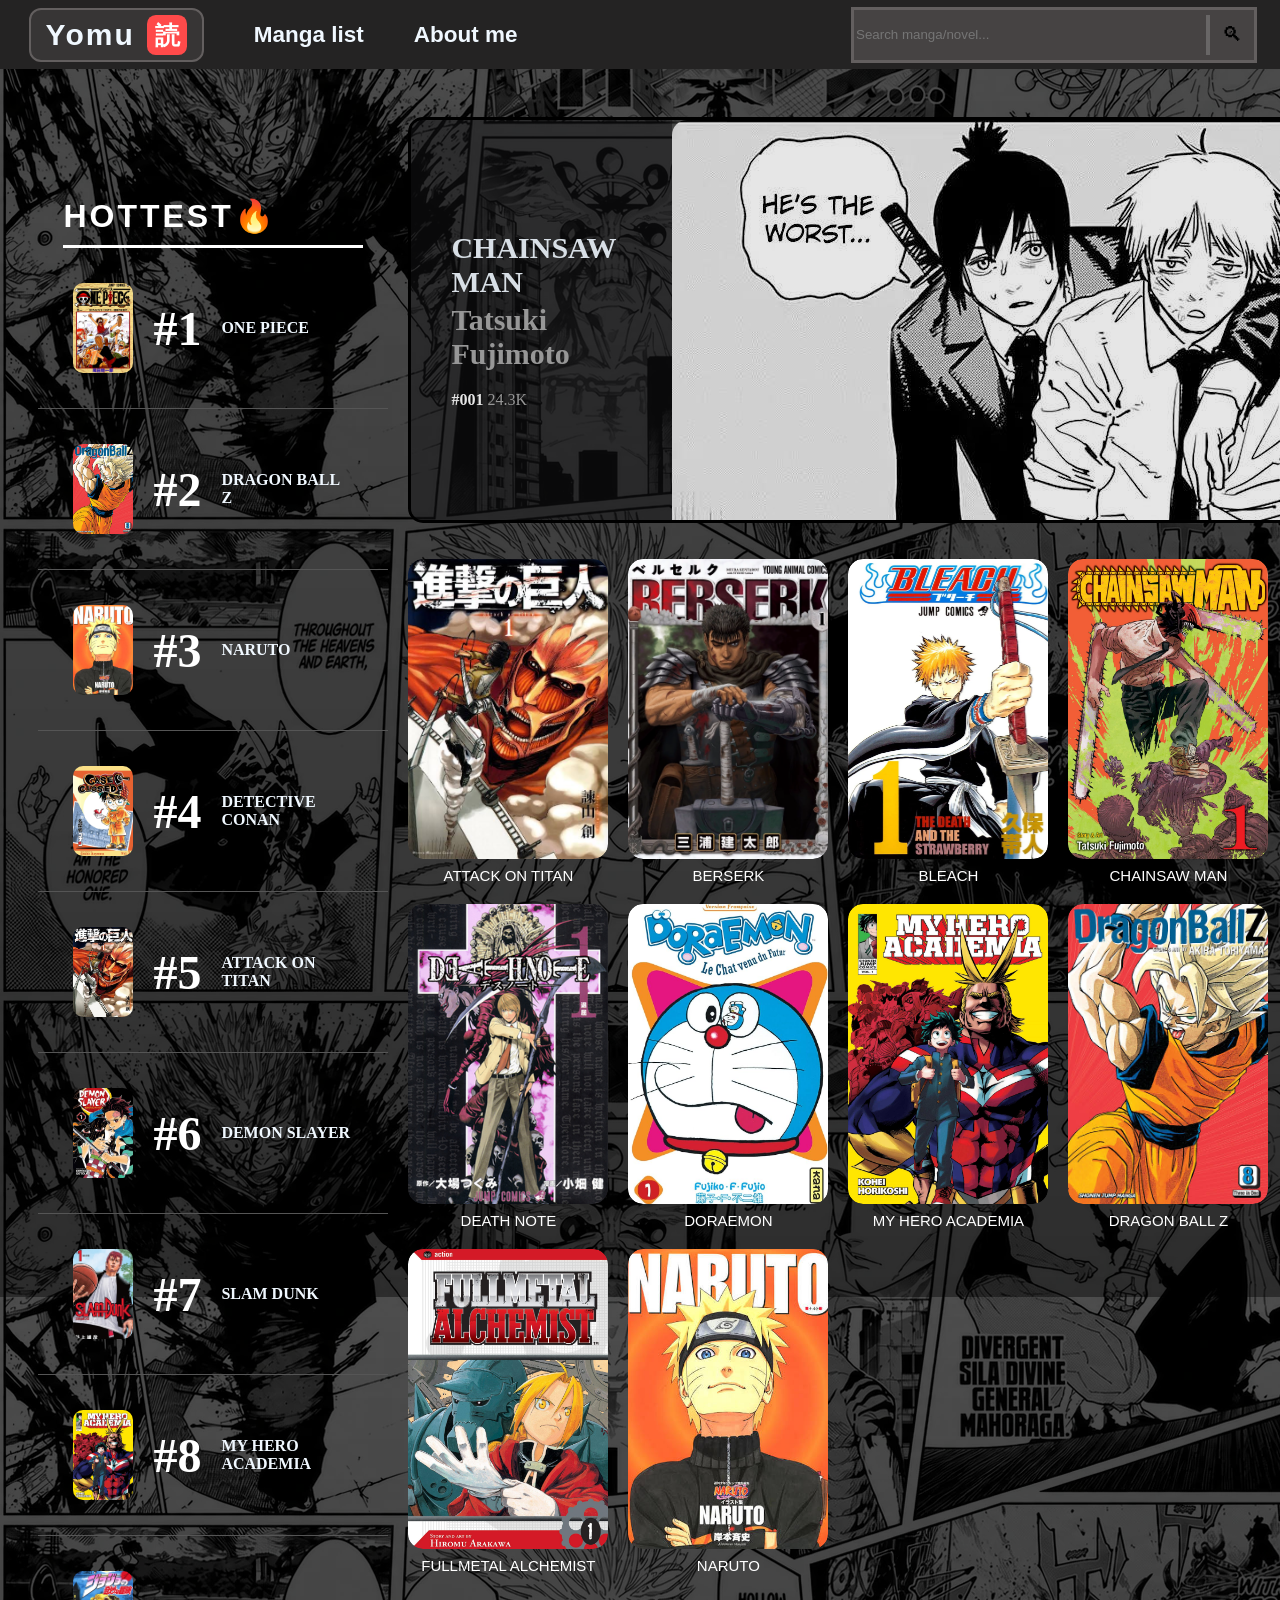
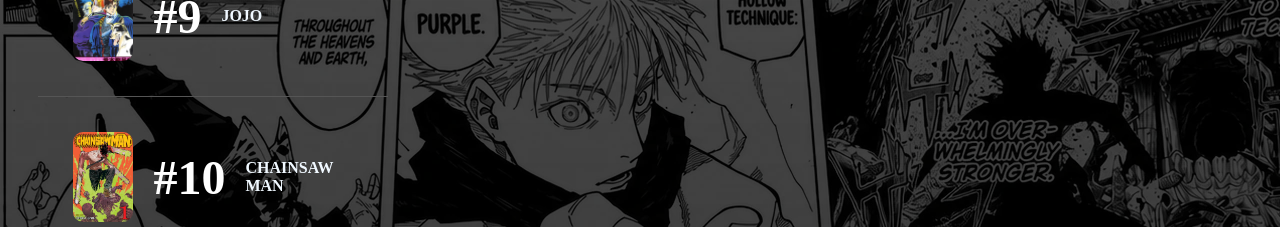
<file: index.html>
<!DOCTYPE html>
<html lang="en">
<head>
    <meta charset="UTF-8">
    <meta name="viewport" content="width=device-width, initial-scale=1.0"> <!-- makes phones use their real screen width so the site fits the screen -->
    <title>Yomu</title>
    <link rel="stylesheet" href="style.css">
    <link rel="icon" type="image/svg+xml" href="photos/logoYomu.svg">

</head>
<body>
    <div class="top">
        <div class="brand"> <!-- Yomu name and logo together on the left side of the top bar -->
            <h1><a href="index.html">Yomu</a></h1>
            <div class="siteLogo">
                <a href="index.html"><img src="photos/logoYomu.svg" alt="Yomu logo"></a>
            </div>
        </div>
        <div>
            <h2><a href="books.html">Manga list</a></h2>
        </div>
        <div>
            <h2><a href="aboutMe.html">About me</a></h2>
        </div>
        <div class="searchBarDiv"> 
            <input type="search" id="searchBar" placeholder="Search manga/novel...">
            <button type="button" id="searchIcon">🔍︎</button>
        </div>
        
    </div>
    


    <div class="mainArea">

    <div class="hottestMangas">
        <h2 class="hottestHeader">HOTTEST🔥</h2>
        <div class="oneMangaInHottestList">
            <div class="imgInHottestManga">
                <a href="MangaAbout.html?id=onepiece"><img src="mangaCovers/onePiect_cover.jpg"></a>

            </div>
            <h2 class="hottestRank">#1</h2>
            <a href="MangaAbout.html?id=onepiece" class="hottestTitle">ONE PIECE</a>

        </div>
        <hr class="lineStyle">

        <div class="oneMangaInHottestList">
            <div class="imgInHottestManga">
                <a href="MangaAbout.html?id=dbz"><img src="mangaCovers/dragonBallZ_cover.jpg"></a>

            </div>
            <h2 class="hottestRank">#2</h2>
            <a href="MangaAbout.html?id=dbz" class="hottestTitle">DRAGON BALL Z</a>

            

        </div>
        <hr class="lineStyle">

        <div class="oneMangaInHottestList">
            <div class="imgInHottestManga">
                <a href="MangaAbout.html?id=naruto"><img src="mangaCovers/naruto_cover.jpg"></a>

            </div>
            <h2 class="hottestRank">#3</h2>
            <a href="MangaAbout.html?id=naruto" class="hottestTitle">NARUTO</a>

            

        </div>
        <hr class="lineStyle">
        <div class="oneMangaInHottestList">
            <div class="imgInHottestManga">
                <a href="MangaAbout.html?id=dc"><img src="mangaCovers/Dc_cover.jpg"></a>

            </div>
            <h2 class="hottestRank">#4</h2>
            <a href="MangaAbout.html?id=dc" class="hottestTitle">DETECTIVE CONAN</a>

            

        </div>
        <hr class="lineStyle">
        <div class="oneMangaInHottestList">
            <div class="imgInHottestManga">
                <a href="MangaAbout.html?id=aot"><img src="mangaCovers/AOT_cover.jpg"></a>

            </div>
            <h2 class="hottestRank">#5</h2>
            <a href="MangaAbout.html?id=aot" class="hottestTitle">ATTACK ON TITAN</a>

            

        </div>
        <hr class="lineStyle">
        <div class="oneMangaInHottestList">
            <div class="imgInHottestManga">
                <a href="MangaAbout.html?id=ds"><img src="mangaCovers/DS_cover.jpg"></a>

            </div>
            <h2 class="hottestRank">#6</h2>
            <a href="MangaAbout.html?id=ds" class="hottestTitle">DEMON SLAYER</a>

            

        </div>
        <hr class="lineStyle">
        <div class="oneMangaInHottestList">
            <div class="imgInHottestManga">
                <a href="MangaAbout.html?id=slamdunk"><img src="mangaCovers/slamDunk_cover.webp"></a>

            </div>
            <h2 class="hottestRank">#7</h2>
            <a href="MangaAbout.html?id=slamdunk" class="hottestTitle">SLAM DUNK</a>
            

        </div>

        <hr class="lineStyle">
        <div class="oneMangaInHottestList">
            <div class="imgInHottestManga">
                <a href="MangaAbout.html?id=mha"><img src="mangaCovers/MHA_cover.jpg"></a>

            </div>
            <h2 class="hottestRank">#8</h2>
            <a href="MangaAbout.html?id=mha" class="hottestTitle">MY HERO ACADEMIA</a>
            

        </div>

        <hr class="lineStyle">
        <div class="oneMangaInHottestList">
            <div class="imgInHottestManga">
                <a href="MangaAbout.html?id=jojo"><img src="mangaCovers/jojo_cover.jpg"></a>

            </div>
            <h2 class="hottestRank">#9</h2>
            <a href="MangaAbout.html?id=jojo" class="hottestTitle">JOJO</a>
            

        </div>

        <hr class="lineStyle">
        <div class="oneMangaInHottestList">
            <div class="imgInHottestManga">
                <a href="MangaAbout.html?id=csm"><img src="mangaCovers/csm_cover.jpg"></a>

            </div>
            <h2 class="hottestRank">#10</h2>
            <a href="MangaAbout.html?id=csm" class="hottestTitle">CHAINSAW MAN</a>
            

        </div>

    </div>

    <div id="mainContent">

        <div id="csmPreviewDiv">
            <div class="previewInfo">
                <a href="MangaAbout.html?id=csm" class="previewTitle">CHAINSAW MAN</a>
                <a href="MangaAbout.html?id=csm" class="previewAuthor">Tatsuki Fujimoto</a>
                <p class="previewChapter"><b>#001</b> 24.3K</p>
            </div>
            <a href="MangaAbout.html?id=csm" class="previewImage"><img src="photos/csmBanner3.png" alt="Chainsaw Man"></a>
        </div>

        <div id="mangaReccomendedList">
            <div class="singleMangaInReccomendedList">
                <a href="MangaAbout.html?id=aot"><img src="mangaCovers/AOT_cover.jpg"></a>
                <h2>ATTACK ON TITAN</h2>
            </div>
            
            <div class="singleMangaInReccomendedList">
                <a href="MangaAbout.html?id=berserk"><img src="mangaCovers/berserk_cover.webp"></a>
                <h2>BERSERK</h2>
            </div>

            <div class="singleMangaInReccomendedList">
                <a href="MangaAbout.html?id=bleach"><img src="mangaCovers/bleach_cover.webp"></a>
                <h2>BLEACH</h2>
            </div>

            <div class="singleMangaInReccomendedList">
                <a href="MangaAbout.html?id=csm"><img src="mangaCovers/csm_cover.jpg"></a>
                <h2>CHAINSAW MAN</h2>
            </div>

            <div class="singleMangaInReccomendedList">
                <a href="MangaAbout.html?id=dc"><img src="mangaCovers/Dc_cover.jpg"></a>
                <h2>DETECTIVE CONAN</h2>
            </div>

            <div class="singleMangaInReccomendedList">
                <a href="MangaAbout.html?id=deathNote"><img src="mangaCovers/deathNote_cover.jpg"></a>
                <h2>DEATH NOTE</h2>
            </div>

            <div class="singleMangaInReccomendedList">
                <a href="MangaAbout.html?id=Doraemon"><img src="mangaCovers/Doraemon_cover.jpg"></a>
                <h2>DORAEMON</h2>
            </div>

            <div class="singleMangaInReccomendedList">
                <a href="MangaAbout.html?id=mha"><img src="mangaCovers/MHA_cover.jpg"></a>
                <h2>MY HERO ACADEMIA</h2>
            </div>

            <div class="singleMangaInReccomendedList">
                <a href="MangaAbout.html?id=dbz"><img src="mangaCovers/dragonBallZ_cover.jpg"></a>
                <h2>DRAGON BALL Z</h2>
            </div>

            <div class="singleMangaInReccomendedList">
                <a href="MangaAbout.html?id=ds"><img src="mangaCovers/DS_cover.jpg"></a>
                <h2>DEMON SLAYER</h2>
            </div>

            <div class="singleMangaInReccomendedList">
                <a href="MangaAbout.html?id=fma"><img src="mangaCovers/FAM_cover.jpg"></a>
                <h2>FULLMETAL ALCHEMIST</h2>
            </div>

            <div class="singleMangaInReccomendedList">
                <a href="MangaAbout.html?id=naruto"><img src="mangaCovers/naruto_cover.jpg"></a>
                <h2>NARUTO</h2>
            </div>
        </div>

    </div> 

</div> 
    

   

    <script src="script.js"></script>
</body>
</html>
</file>
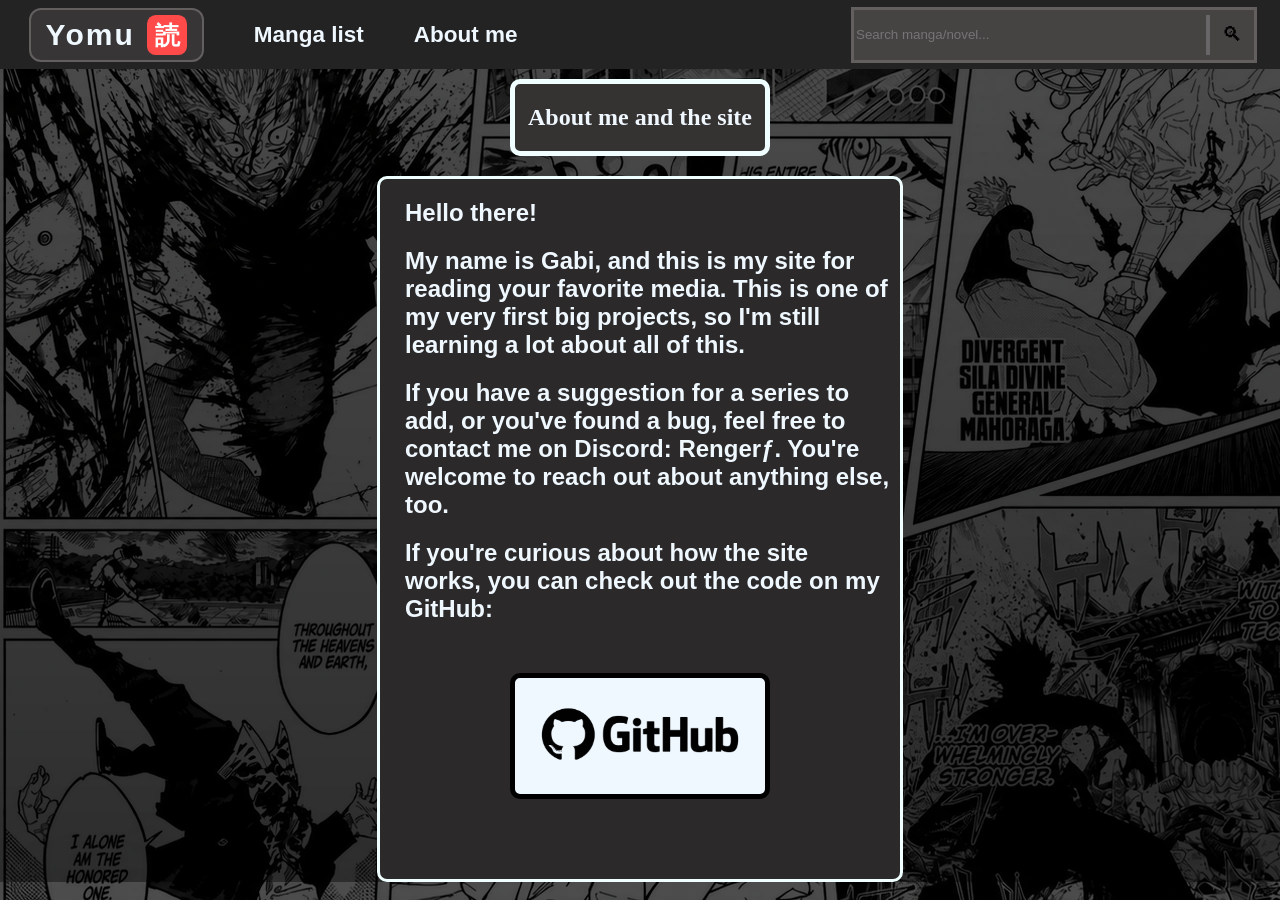
<file: aboutMe.html>
<!DOCTYPE html>
<html lang="en">
<head>
    <meta charset="UTF-8">
    <meta name="viewport" content="width=device-width, initial-scale=1.0"> <!-- makes phones use their real screen width so the site fits the screen -->
    <title>About me</title>
    <link rel="stylesheet" href="style.css">
    <link rel="icon" type="image/svg+xml" href="photos/logoYomu.svg">

</head>
<body>
    <div class="top">
        <div class="brand"> <!-- Yomu name and logo together on the left side of the top bar -->
            <h1><a href="index.html">Yomu</a></h1>
            <div class="siteLogo">
                <a href="index.html"><img src="photos/logoYomu.svg" alt="Yomu logo"></a>
            </div>
        </div>
        <div>
            <h2><a href="books.html">Manga list</a></h2>
        </div>
        <div>
            <h2><a href="aboutMe.html">About me</a></h2>
        </div>
        <div class="searchBarDiv"> 
            <input type="search" id="searchBar" placeholder="Search manga/novel...">
            <button type="button" id="searchIcon">🔍︎</button>
        </div>
        
    </div>
    <div id="CenterTextClass">
        <h2 id="Center">About me and the site</h2>
    </div>
    <div class="aboutMeDiv">
        <h2 class="ReadMe">Hello there!</h2>
        <h2 class="ReadMe">My name is Gabi, and this is my site for reading your favorite media. This is one of my very first big projects, so I'm still learning a lot about all of this.</h2>
        <h2 class="ReadMe">If you have a suggestion for a series to add, or you've found a bug, feel free to contact me on Discord: Rengerƒ. You're welcome to reach out about anything else, too.</h2>
        <h2 class="ReadMe">If you're curious about how the site works, you can check out the code on my GitHub:</h2>
        <div id="gitHub">
            <a href="https://github.com/RangerKuri4t" target="_blank"><img src="photos/gitHumlogo2.png"></a>
        </div>
    </div>

    <script src="script.js"></script>
</body>
</html>
</file>
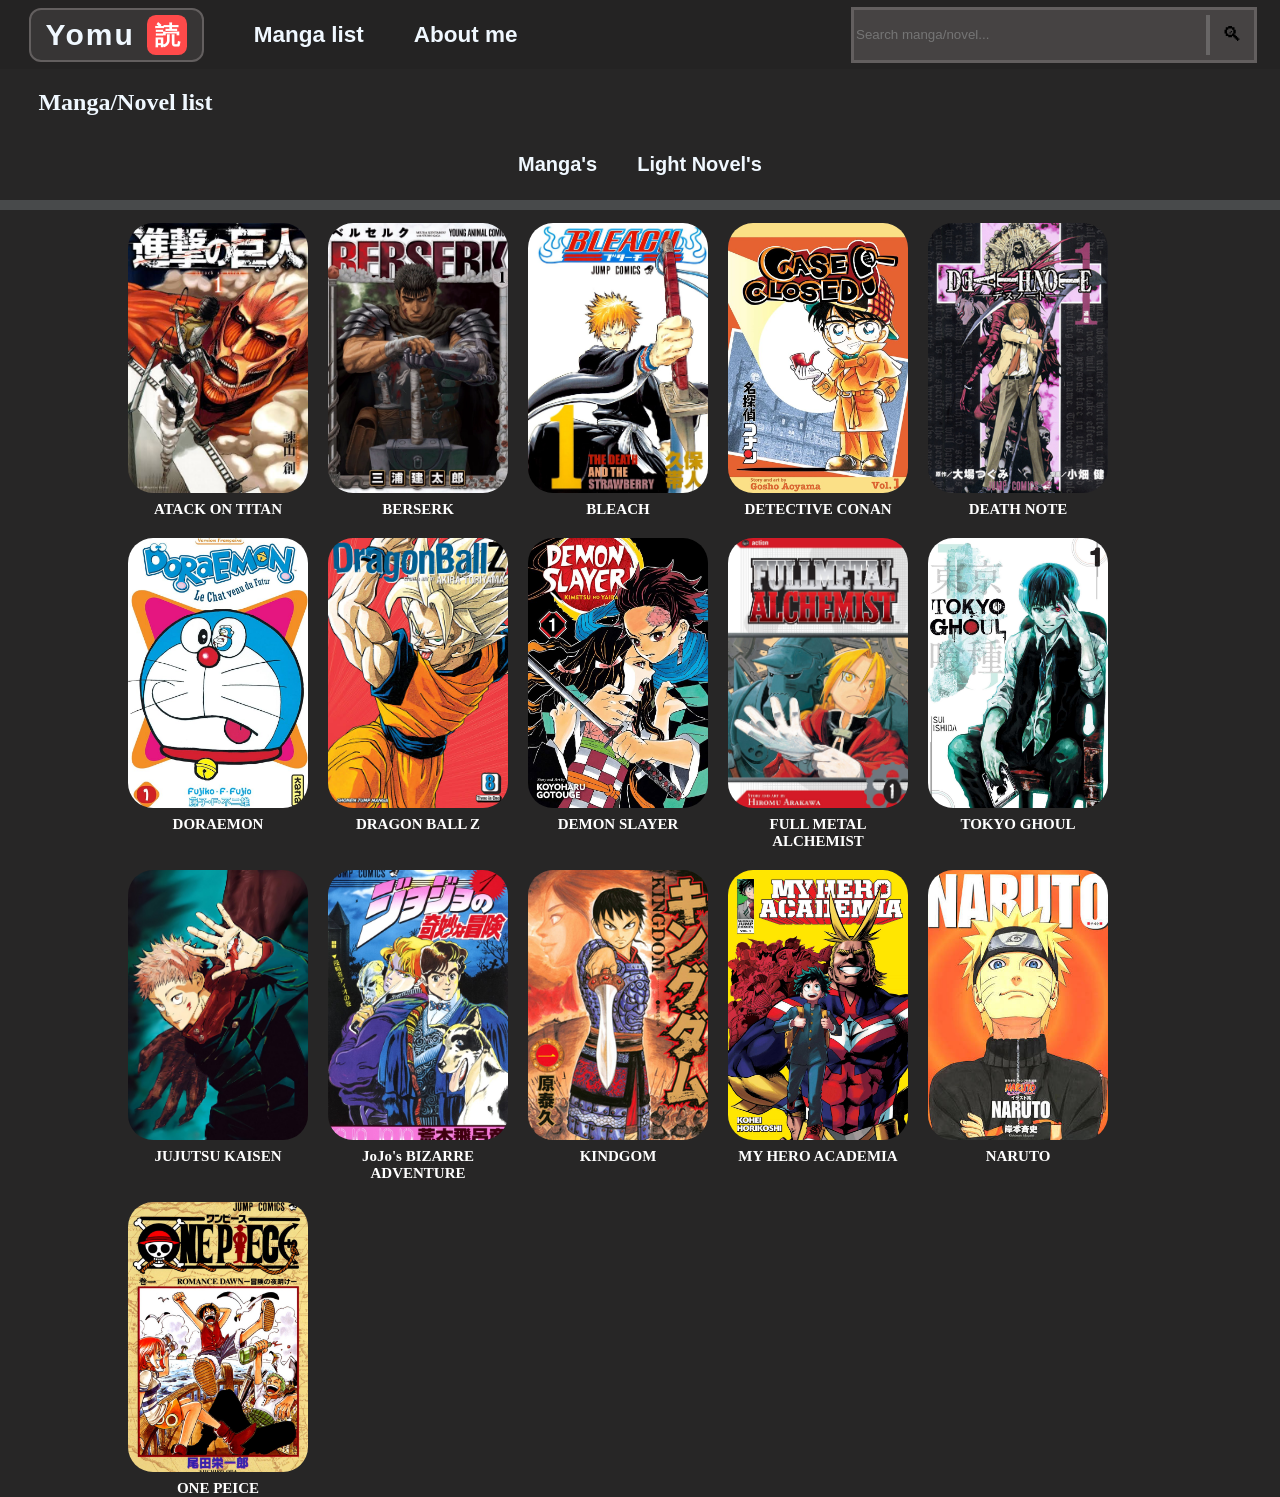
<file: books.html>
<!DOCTYPE html>
<html lang="en">
<head>
    <meta charset="UTF-8">
    <meta name="viewport" content="width=device-width, initial-scale=1.0"> <!-- makes phones use their real screen width so the site fits the screen -->
    <title>Manga / Light novels</title>
    <link rel="stylesheet" href="listPageAStyle.css">
    <link rel="icon" type="image/svg+xml" href="photos/logoYomu.svg">

</head>
<body>
    <div class="top">
        <div class="brand"> <!-- Yomu name and logo together on the left side of the top bar -->
            <h1><a href="index.html">Yomu</a></h1>
            <div class="siteLogo">
                <a href="index.html"><img src="photos/logoYomu.svg" alt="Yomu logo"></a>
            </div>
        </div>
        <div>
            <h2><a href="books.html">Manga list</a></h2>
        </div>
        <div>
            <h2><a href="aboutMe.html">About me</a></h2>
        </div>
        <div class="searchBarDiv"> 
            <input type="search" id="searchBar" placeholder="Search manga/novel...">
            <button type="button" id="searchIcon">🔍︎</button>
        </div>
        
    </div>
    <h2 id="listTitle">Manga/Novel list</h2>
    <div id="optionMangaOrNovel">
        <h2><a href="mangaSelect.html">Manga's</a></h2>
        <h2><a href="LightNovelSelect.html">Light Novel's</a></h2>
    </div>

    <hr id="line">
    <div id="mangaSelectBig">
        <div class="oneMangaOption">
            <a href="MangaAbout.html?id=aot"><img src="mangaCovers/AOT_cover.jpg"  ></a>
            <h2>ATACK ON TITAN</h2>

        </div>
        <div class="oneMangaOption">
            <a href="MangaAbout.html?id=berserk"><img src="mangaCovers/berserk_cover.webp"  ></a>
            <h2>BERSERK</h2>

        </div>
        <div class="oneMangaOption">
            <a href="MangaAbout.html?id=bleach"><img src="mangaCovers/bleach_cover.webp"  ></a>
            <h2>BLEACH</h2>

        </div>
        <div class="oneMangaOption">
            <a href="MangaAbout.html?id=dc"><img src="mangaCovers/Dc_cover.jpg"  ></a>
            <h2>DETECTIVE CONAN</h2>

        </div>
        <div class="oneMangaOption">
            <a href="MangaAbout.html?id=deathnote"><img src="mangaCovers/deathNote_cover.jpg"  ></a>
            <h2>DEATH NOTE</h2>

        </div>
        <div class="oneMangaOption">
            <a href="MangaAbout.html?id=doraemon"><img src="mangaCovers/Doraemon_cover.jpg"  ></a>
            <h2>DORAEMON</h2>

        </div>
        <div class="oneMangaOption">
            <a href="MangaAbout.html?id=dbz"><img src="mangaCovers/dragonBallZ_cover.jpg"  ></a>
            <h2>DRAGON BALL Z</h2>

        </div>
        <div class="oneMangaOption">
            <a href="MangaAbout.html?id=ds"><img src="mangaCovers/DS_cover.jpg"  ></a>
            <h2>DEMON SLAYER</h2>

        </div>
        <div class="oneMangaOption">
            <a href="MangaAbout.html?id=fma"><img src="mangaCovers/FAM_cover.jpg"  ></a>
            <h2>FULL METAL ALCHEMIST</h2>

        </div>
        <div class="oneMangaOption">
            <a href="MangaAbout.html?id=tokyoghoul"><img src="mangaCovers/tokyoGhoul_cover.jpg"  ></a>
            <h2>TOKYO GHOUL</h2>

        </div>
        <div class="oneMangaOption">
            <a href="MangaAbout.html?id=jjk"><img src="mangaCovers/JJK_cover.jpg"  ></a>
            <h2>JUJUTSU KAISEN</h2>

        </div>
        <div class="oneMangaOption">
            <a href="MangaAbout.html?id=jojo"><img src="mangaCovers/jojo_cover.jpg"  ></a>
            <h2>JoJo's BIZARRE ADVENTURE</h2>

        </div>
        <div class="oneMangaOption">
            <a href="MangaAbout.html?id=kingdom"><img src="mangaCovers/Kingdom_cover.png"  ></a>
            <h2>KINDGOM</h2>

        </div>
        <div class="oneMangaOption">
            <a href="MangaAbout.html?id=mha"><img src="mangaCovers/MHA_cover.jpg"  ></a>
            <h2>MY HERO ACADEMIA</h2>

        </div>
        <div class="oneMangaOption">
            <a href="MangaAbout.html?id=naruto"><img src="mangaCovers/naruto_cover.jpg"  ></a>
            <h2>NARUTO</h2>

        </div>
        <div class="oneMangaOption">
            <a href="MangaAbout.html?id=onepiece"><img src="mangaCovers/onePiect_cover.jpg"  ></a>
            <h2>ONE PEICE</h2>

        </div>
        

    </div>
    


   

    <script src="script.js"></script>
</body>
</html>
</file>
<file: style.css>
.top {
    border-color: rgb(36, 35, 35);
    background-color: rgb(36, 35, 35);
    border-style: solid;
    color:aliceblue;
    display: flex;
    align-items: center;
    gap: 50px;
    font: 15px Verdana, sans-serif;
    padding-left: 2%
    
}
body {
    margin:0%;
    background-image: linear-gradient(rgba(0, 0, 0, 0.699), rgba(0, 0, 0, 0.822)), url("photos/mangaBackground2.webp");
    
    
    
}


a {
  color: aliceblue;
  font-weight: bold;
  text-decoration: none;
}



.top a:hover  {
    color: gray;
    transition: width 0.5s, height 0.5s, background-color 0.5s;
  
}

.top h2:hover {
    color: gray;
    cursor: pointer;
    transition: width 0.5s, height 0.5s, background-color 0.5s;
}

.searchBarDiv {
    margin-left: auto;
    
}

.searchBarDiv {
    display: flex;
    align-items: center;
    width: 400px;
    height:50px;
    background-color: rgb(70, 67, 67);
    color:aliceblue;
    border-style: solid;
    border-color: rgb(99, 95, 95);
    
    
}
#searchBar {
    flex: 1;
    border:none;
    background: transparent;
    color: aliceblue;
    height: 100%;
    
}

.languageOption  {
    margin-right: 2%;

    
}


.languageOption select {
    width:150px;
    height:40px;
    background-color: rgb(70, 67, 67);
    color:aliceblue;
    border-style: solid;
    border-color: rgb(99, 95, 95);
    
}

.languageOption select:hover {
    cursor: pointer;
}

#searchIcon {
    border: none;
    background: transparent;
    cursor: pointer;
    border-left: 2px solid;
    border-color: rgb(104, 102, 102);
    height: 80%;
    border-width: 4px;
    font-size: 20px;
    padding-left: 12px;
    padding-right: 12px;
    
    
    
    

}

.aboutMeDiv {
    border-style: solid;
    border-color: azure;
    background-color: rgb(43, 41, 41);
    height: 700px;
    width:500px;
    margin-left: auto;
    margin-right: auto;
    border-radius: 10px;
    padding-right: 10px;
    padding-left: 10px;
    
}

#Center {
    display: flex;
    align-items: center;
    justify-content: center;
    color: aliceblue;
    width: 250px;
    border-width: 5px;
}

.ReadMe {
    color:aliceblue;
    font-family: 'Segoe UI', Tahoma, Geneva, Verdana, sans-serif;
    padding-left: 3%;
}

#CenterTextClass {
    background-color: rgb(53, 50, 50);
    border-width: 5px;
    border-style: solid;
    border-color: azure;
    max-width: fit-content;
    margin-left: auto;
    margin-right: auto;
    margin-bottom: 20px;
    margin-top: 10px;
    border-radius: 10px;

}

#gitHub {
    border-style: solid;
    border-color: black;
    width: 200px;
    margin-left: auto;
    margin-right: auto;
    margin-top: 10%;
    padding-left: 5%;
    padding-right: 5%;
    background-color: aliceblue;
    border-radius: 10px;
    border-width: 5px;
}

#gitHub img {
    max-width: 100%;
}


#csmPreviewDiv {
    width: 1100px;
    height: 400px;
    border-style: solid;
    background-color: transparent;
    border-radius: 15px; 
    margin-left: auto;
    margin-right: 8%;
    margin-top: 4%;
    overflow: hidden;
    display: flex;
    justify-content: right;
    
    
}

#mangaReccomendedList {
    width: 1200px;
    height: 700px;
    margin-top: 3%;
    margin-right: 8%;
    margin-left: auto;
    display: flex;
    flex-wrap: wrap;
    gap: 20px;
}


.singleMangaInReccomendedList {
    width: 200px;
}

.singleMangaInReccomendedList img {
    object-fit: cover;
    display: block;
    width: 100%;
    height: 100%;
    border-radius: 15px;
    transition: transform 0.8s ease;
}

.singleMangaInReccomendedList a {
    display: block;
    width: 100%;
    height: 300px;
    border-radius: 15px;
    overflow: hidden;
   
    
    
}

.singleMangaInReccomendedList h2 {
    font-size: 40px;
    color: white;
    text-align: center;
    margin: 8px 0 0 0;
    font: 15px Verdana, sans-serif;
}
.singleMangaInReccomendedList img:hover {
    transform: scale(1.05);
}

#csmPreviewDiv img {
    transition: transform 0.8s ease;
    border-radius: 15px;

}

#csmPreviewDiv img:hover {
    transform: scale(1.05);

}



#csmPreviewDiv {
    filter: brightness(0.9);
}

.previewImage {
    flex: 1; /* takes all the remaining space */
    height: 100%;
    object-fit: cover;
    display: block;
}

.previewInfo {
    width: 30%;
    display: flex;
    flex-direction: column;
    justify-content: center; /* centers the text vertically */
    padding: 0 40px;
    color: white;
    background-color: rgba(20, 20, 22, 0.5);
}

.previewTitle {
    margin: 0;
    font-size: 26px;
}

.previewAuthor {
    margin: 4px 0 20px 0;
    font-size: 20px;
    color: #a8a8a8;
}

.previewChapter {
    margin: 0;
    color: #a8a8a8;
}

.previewChapter b {
    color: white;
}


.previewInfo a {
    font-size: 30px;
}

.previewInfo a:hover {
    opacity: 0.6;
}



.hottestMangas {
    flex-shrink: 0;
    height: 1100px;
    width: 350px;
    margin-top:10%;
    margin-left:3%;
    display: flex;
    flex-direction: column;
    gap: 30px;
    align-items: center;

}


.mainArea {
    display: flex;          /* puts the children side by side */
    align-items: flex-start; /* keeps both at the top */
    gap: 20px;              /* space between them */
}


#mainContent {
    flex: 1;                /* takes all the remaining space */
}

.oneMangaInHottestList {
    display: flex;
    align-items: center;
    width: 300px;
    height: 100px;
    padding: 10px;
    box-sizing: border-box;
    gap:20px;
}

.imgInHottestManga {
    width:60px;
    height: 90px;
    flex-shrink: 0;
    
}
.imgInHottestManga img {
    width: 100%;
    height: 100%;
    object-fit: cover; /* fills the box without stretching, crops the edges if needed */
    display: block;
    border-radius: 10px;
}

.oneMangaInHottestList h2 {
    color: white;
    margin: 0;
    align-self: center; /* centers it vertically next to the cover */
}

.hottestRank {
    color: white;
    font-size: 48px;
    margin: 0;
}

.imgInHottestManga a {
    display: block;
    height: 100%;
}


.lineStyle {
    width: 100%;          /* or 300px to match the manga boxes */
    border: none;
    border-top: 1px solid #555;
    margin: 0;
}

.hottestHeader {
    color: white;
    font: bold 32px Verdana, sans-serif;
    letter-spacing: 3px;
    margin: 0;
    width: 300px;                  /* same width as the manga rows */
    border-bottom: 3px solid white; /* optional underline */
    padding-bottom: 10px;
}

.siteLogo {
    margin-right: 20px;
}



.siteLogo img {
    width: 45px;
    height: 45px;
    display: block;
}

/* ===== YOMU NAME + LOGO BOX (right side of the top bar) ===== */
.brand {
    display: flex; /* puts the Yomu name and the logo side by side */
    align-items: center; /* lines up the name and the logo vertically */
    gap: 12px; /* small space between the name and the logo */
    padding: 0 15px; /* space inside the box around the name and the logo */
    background-color: rgb(55, 53, 53); /* slightly lighter box so it looks different from the other buttons */
    border: 2px solid rgb(99, 95, 95); /* border in the same color as the search bar border */
    border-radius: 12px; /* rounded corners */
}

.brand h1 {
    margin: 8px 0; /* less empty space above and below the name so the box is not too tall */
    letter-spacing: 2px; /* spreads the letters a bit so the name looks more like a logo */
}

.brand .siteLogo {
    margin-right: 0; /* the box already has space from the edge, so the logo does not need extra */
}

.brand .siteLogo img {
    width: 40px; /* logo size */
    height: 40px; /* logo size */
    display: block; /* removes the small gap under the logo */
}

.searchBarDiv {
    margin-right: 20px; /* space between the search bar and the right edge of the screen */
}


/* ===== PHONE / SMALL SCREEN SUPPORT ===== */
/* everything inside this block only runs on screens 768px wide or smaller (phones), desktop stays the same */
@media (max-width: 768px) {

    /* --- top bar (header) --- */
    .top {
        flex-wrap: wrap; /* phone: lets the header items go to a new line instead of going off screen */
        gap: 5px 15px; /* phone: smaller space between header items */
        padding: 0 10px; /* phone: small space on the left and right of the header */
    }

    .top h1 {
        font-size: 22px; /* phone: smaller site name so it fits */
        letter-spacing: 0; /* phone: removes the extra space between the letters so the name fits */
        margin: 10px 0; /* phone: less empty space above and below the site name */
    }

    .top h2 {
        font-size: 15px; /* phone: smaller menu links so they fit in one row */
        margin: 10px 0; /* phone: less empty space above and below the menu links */
    }

    .searchBarDiv {
        order: 10; /* phone: moves the search bar to the end of the header (its own row) */
        width: 100%; /* phone: search bar takes the full width of the screen */
        height: 40px; /* phone: a little shorter search bar */
        margin: 0 0 10px 0; /* phone: space under the search bar */
        box-sizing: border-box; /* phone: border is counted inside the width so it does not go off screen */
    }

    #searchBar {
        min-width: 0; /* phone: lets the text box shrink so the search button stays on screen */
    }

    .brand {
        padding: 0 8px; /* phone: smaller space inside the box */
        gap: 8px; /* phone: smaller space between the name and the logo */
    }

    .brand .siteLogo img {
        width: 35px; /* phone: smaller logo */
        height: 35px; /* phone: smaller logo */
    }

    /* --- home page layout --- */
    .mainArea {
        flex-direction: column; /* phone: puts the hottest list and the main content one under the other instead of side by side */
        gap: 0; /* phone: removes the space between them (each part has its own margins) */
    }

    #mainContent {
        order: -1; /* phone: shows the banner and recommended mangas first, hottest list after */
        width: 100%; /* phone: main content takes the full screen width */
    }

    /* --- big chainsaw man banner --- */
    #csmPreviewDiv {
        width: auto; /* phone: banner fits the screen instead of being 1100px wide */
        height: auto; /* phone: banner height grows with its content */
        margin: 15px 10px 0 10px; /* phone: small even space around the banner */
        flex-direction: column; /* phone: puts the text above the picture */
    }

    .previewInfo {
        width: auto; /* phone: text area takes the full banner width */
        padding: 15px; /* phone: smaller space around the text */
    }

    .previewTitle {
        font-size: 22px; /* phone: smaller title */
    }

    .previewAuthor {
        font-size: 16px; /* phone: smaller author name */
        margin: 4px 0 10px 0; /* phone: less space under the author name */
    }

    .previewImage img {
        width: 100%; /* phone: picture takes the full banner width */
        height: 200px; /* phone: shorter picture */
        object-fit: cover; /* phone: fills the box without stretching the picture */
        display: block; /* phone: removes the small gap under the picture */
    }

    /* --- recommended manga grid --- */
    #mangaReccomendedList {
        width: auto; /* phone: grid fits the screen instead of being 1200px wide */
        height: auto; /* phone: grid height grows with the number of mangas */
        margin: 15px 10px 0 10px; /* phone: small even space around the grid */
        gap: 12px; /* phone: smaller space between the covers */
    }

    .singleMangaInReccomendedList {
        width: calc(50% - 6px); /* phone: 2 covers per row */
    }

    .singleMangaInReccomendedList a {
        height: 240px; /* phone: shorter covers so they match the smaller width */
    }

    /* --- hottest list --- */
    .hottestMangas {
        width: 100%; /* phone: hottest list takes the full screen width */
        height: auto; /* phone: list height grows with its content instead of 1100px */
        margin: 30px 0 20px 0; /* phone: space above and below the list */
        gap: 15px; /* phone: smaller space between the rows */
    }

    .lineStyle {
        width: 300px; /* phone: line stays the same width as the manga rows */
    }

    /* --- about me page --- */
    .aboutMeDiv {
        width: auto; /* phone: box fits the screen instead of being 500px wide */
        height: auto; /* phone: box height grows with the text */
        margin: 0 10px 20px 10px; /* phone: small space on the sides and under the box */
        padding-bottom: 20px; /* phone: space under the github logo inside the box */
    }

    .ReadMe {
        font-size: 18px; /* phone: smaller text so it is easier to read */
    }

    #gitHub {
        width: 150px; /* phone: smaller github box */
    }
}
</file>
<file: listPageAStyle.css>
.top {
    border-color: rgb(36, 35, 35);
    background-color: rgb(36, 35, 35);
    border-style: solid;
    color:aliceblue;
    display: flex;
    align-items: center;
    gap: 50px;
    font: 15px Verdana, sans-serif;
    padding-left: 2%
    
}
body {
    margin:0%;
    background-color: rgb(39, 38, 38);
    
    
    
}


a {
  color: aliceblue;
  font-weight: bold;
  text-decoration: none;
}



.top a:hover  {
    color: gray;
    transition: width 0.5s, height 0.5s, background-color 0.5s;
  
}

.top h2:hover {
    color: gray;
    cursor: pointer;
    transition: width 0.5s, height 0.5s, background-color 0.5s;
}

.searchBarDiv {
    margin-left: auto;
    
}

.searchBarDiv {
    display: flex;
    align-items: center;
    width: 400px;
    height:50px;
    background-color: rgb(70, 67, 67);
    color:aliceblue;
    border-style: solid;
    border-color: rgb(99, 95, 95);
    
    
}
#searchBar {
    flex: 1;
    border:none;
    background: transparent;
    color: aliceblue;
    height: 100%;
    
}

.languageOption  {
    margin-right: 2%;

    
}


.languageOption select {
    width:150px;
    height:40px;
    background-color: rgb(70, 67, 67);
    color:aliceblue;
    border-style: solid;
    border-color: rgb(99, 95, 95);
    
}

.languageOption select:hover {
    cursor: pointer;
}

#searchIcon {
    border: none;
    background: transparent;
    cursor: pointer;
    border-left: 2px solid;
    border-color: rgb(104, 102, 102);
    height: 80%;
    border-width: 4px;
    font-size: 20px;
    padding-left: 12px;
    padding-right: 12px;
    
    
    
    

}

.aboutMeDiv {
    border-style: solid;
    border-color: azure;
    background-color: rgb(43, 41, 41);
    height: 700px;
    width:500px;
    margin-left: auto;
    margin-right: auto;
    border-radius: 10px;
    padding-right: 10px;
    padding-left: 10px;
    
}

#Center {
    display: flex;
    align-items: center;
    justify-content: center;
    color: aliceblue;
    width: 250px;
    border-width: 5px;
}

.ReadMe {
    color:aliceblue;
    font-family: 'Segoe UI', Tahoma, Geneva, Verdana, sans-serif;
    padding-left: 3%;
}

#CenterTextClass {
    background-color: rgb(53, 50, 50);
    border-width: 5px;
    border-style: solid;
    border-color: azure;
    max-width: fit-content;
    margin-left: auto;
    margin-right: auto;
    margin-bottom: 20px;
    margin-top: 10px;
    border-radius: 10px;

}

#gitHub {
    border-style: solid;
    border-color: black;
    width: 200px;
    margin-left: auto;
    margin-right: auto;
    margin-top: 10%;
    padding-left: 5%;
    padding-right: 5%;
    background-color: aliceblue;
    border-radius: 10px;
    border-width: 5px;
}

#gitHub img {
    max-width: 100%;
}

#listTitle {
    color:aliceblue;
    margin-left: 3%;
}

#line {
    border: none;
    border-top: 10px solid rgb(72, 74, 75);
}

#optionMangaOrNovel h2 {
    color:aliceblue;
    font: 20px Verdana, sans-serif;

}
#optionMangaOrNovel {
    display: flex;
    justify-content: center;
    gap: 40px;
}

.oneMangaOption {
    width: 180px;
    
  
    

}

.oneMangaOption img {
    width: 100%;
    height: 100%;
    object-fit: cover;
    border-radius: 25px;
    transition: transform 0.8s ease;
}


#mangaSelectBig {
    display: flex;
    flex-wrap: wrap;
    gap: 20px;
    padding-left: 10%;
    margin-top: 1%;
}

.oneMangaOption img:hover {
    transform: scale(1.05);
}


.oneMangaOption a {
    display: block;
    width: 100%;
    height: 270px;
    border-radius: 15px;
    overflow: hidden;
}

.oneMangaOption img {
    width: 100%;
    height: 100%;
    object-fit: cover;
    display: block;
}

.oneMangaOption h2 {
    font-size: 15px;
    color: white;
    text-align: center;
    margin: 8px 0 0 0;
}

/* ===== YOMU NAME + LOGO BOX (right side of the top bar) ===== */
.brand {
    display: flex; /* puts the Yomu name and the logo side by side */
    align-items: center; /* lines up the name and the logo vertically */
    gap: 12px; /* small space between the name and the logo */
    padding: 0 15px; /* space inside the box around the name and the logo */
    background-color: rgb(55, 53, 53); /* slightly lighter box so it looks different from the other buttons */
    border: 2px solid rgb(99, 95, 95); /* border in the same color as the search bar border */
    border-radius: 12px; /* rounded corners */
}

.brand h1 {
    margin: 8px 0; /* less empty space above and below the name so the box is not too tall */
    letter-spacing: 2px; /* spreads the letters a bit so the name looks more like a logo */
}

.brand .siteLogo {
    margin-right: 0; /* the box already has space from the edge, so the logo does not need extra */
}

.brand .siteLogo img {
    width: 40px; /* logo size */
    height: 40px; /* logo size */
    display: block; /* removes the small gap under the logo */
}

.searchBarDiv {
    margin-right: 20px; /* space between the search bar and the right edge of the screen */
}


/* ===== PHONE / SMALL SCREEN SUPPORT ===== */
/* everything inside this block only runs on screens 768px wide or smaller (phones), desktop stays the same */
@media (max-width: 768px) {

    /* --- top bar (header) --- */
    .top {
        flex-wrap: wrap; /* phone: lets the header items go to a new line instead of going off screen */
        gap: 5px 15px; /* phone: smaller space between header items */
        padding: 0 10px; /* phone: small space on the left and right of the header */
    }

    .top h1 {
        font-size: 22px; /* phone: smaller site name so it fits */
        letter-spacing: 0; /* phone: removes the extra space between the letters so the name fits */
        margin: 10px 0; /* phone: less empty space above and below the site name */
    }

    .top h2 {
        font-size: 15px; /* phone: smaller menu links so they fit in one row */
        margin: 10px 0; /* phone: less empty space above and below the menu links */
    }

    .searchBarDiv {
        order: 10; /* phone: moves the search bar to the end of the header (its own row) */
        width: 100%; /* phone: search bar takes the full width of the screen */
        height: 40px; /* phone: a little shorter search bar */
        margin: 0 0 10px 0; /* phone: space under the search bar */
        box-sizing: border-box; /* phone: border is counted inside the width so it does not go off screen */
    }

    #searchBar {
        min-width: 0; /* phone: lets the text box shrink so the search button stays on screen */
    }

    .brand {
        padding: 0 8px; /* phone: smaller space inside the box */
        gap: 8px; /* phone: smaller space between the name and the logo */
    }

    .brand .siteLogo img {
        width: 35px; /* phone: smaller logo */
        height: 35px; /* phone: smaller logo */
    }

    /* --- manga / light novel list pages --- */
    #optionMangaOrNovel {
        gap: 20px; /* phone: less space between the "Manga's" and "Light Novel's" links */
    }

    #optionMangaOrNovel h2 {
        font-size: 16px; /* phone: smaller "Manga's" / "Light Novel's" links */
    }

    #mangaSelectBig {
        padding: 0 10px; /* phone: small even space on the sides instead of 10% on the left */
        margin-top: 15px; /* phone: space above the covers */
        gap: 12px; /* phone: smaller space between the covers */
    }

    .oneMangaOption {
        width: calc(50% - 6px); /* phone: 2 covers per row */
    }

    .oneMangaOption a {
        height: 240px; /* phone: shorter covers so they match the smaller width */
    }
}
</file>
